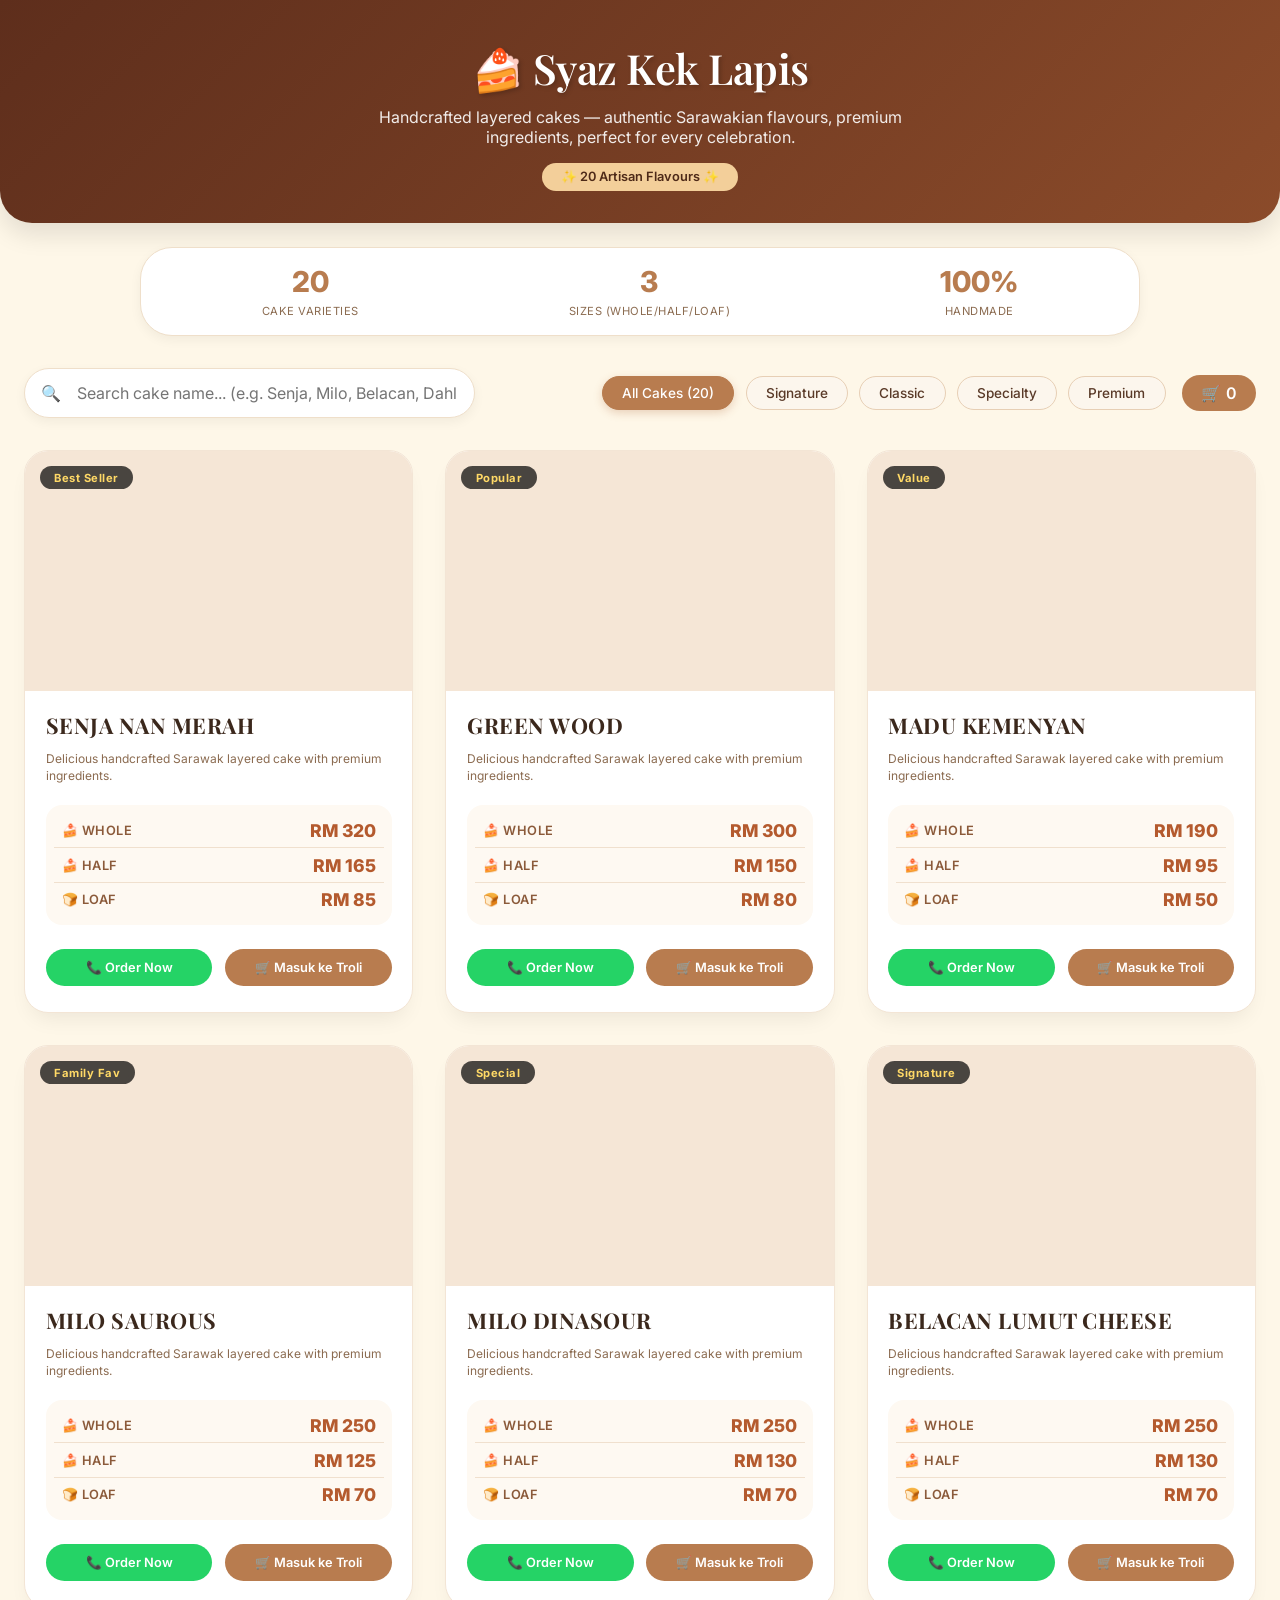
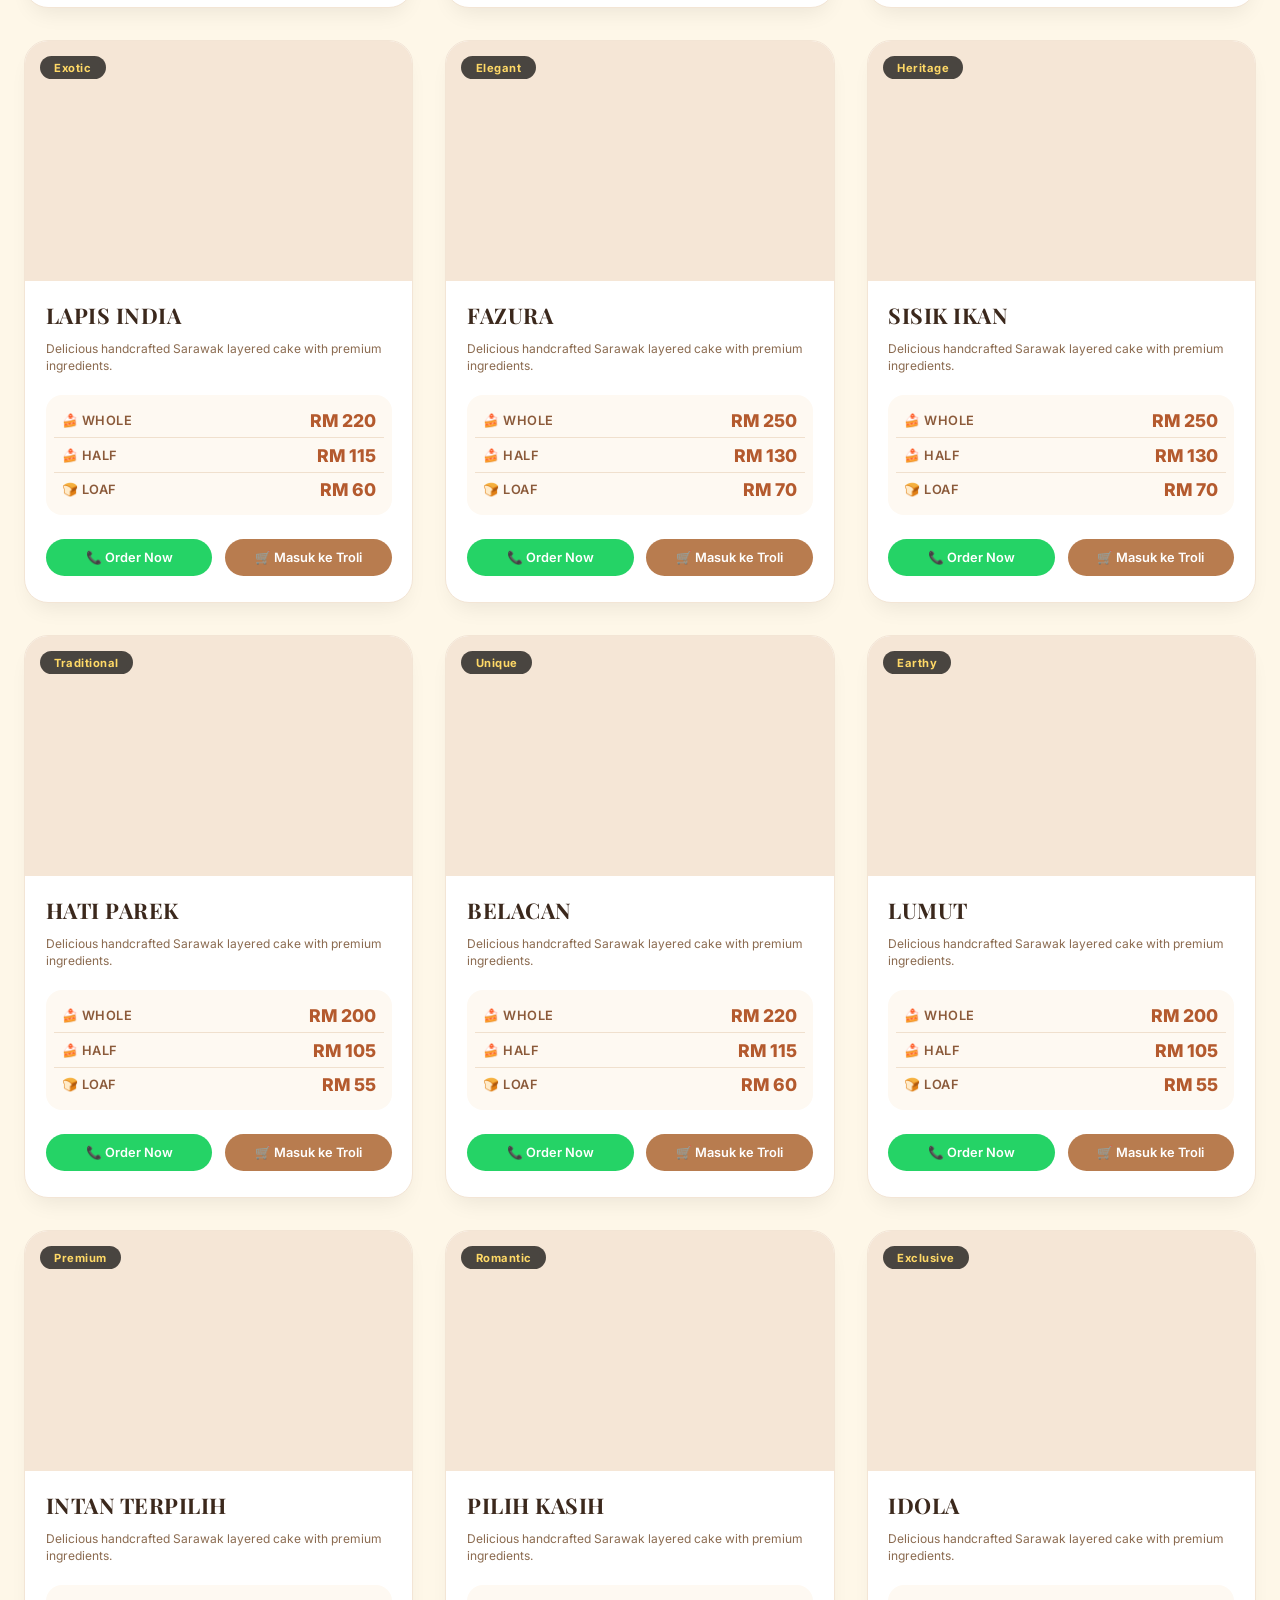
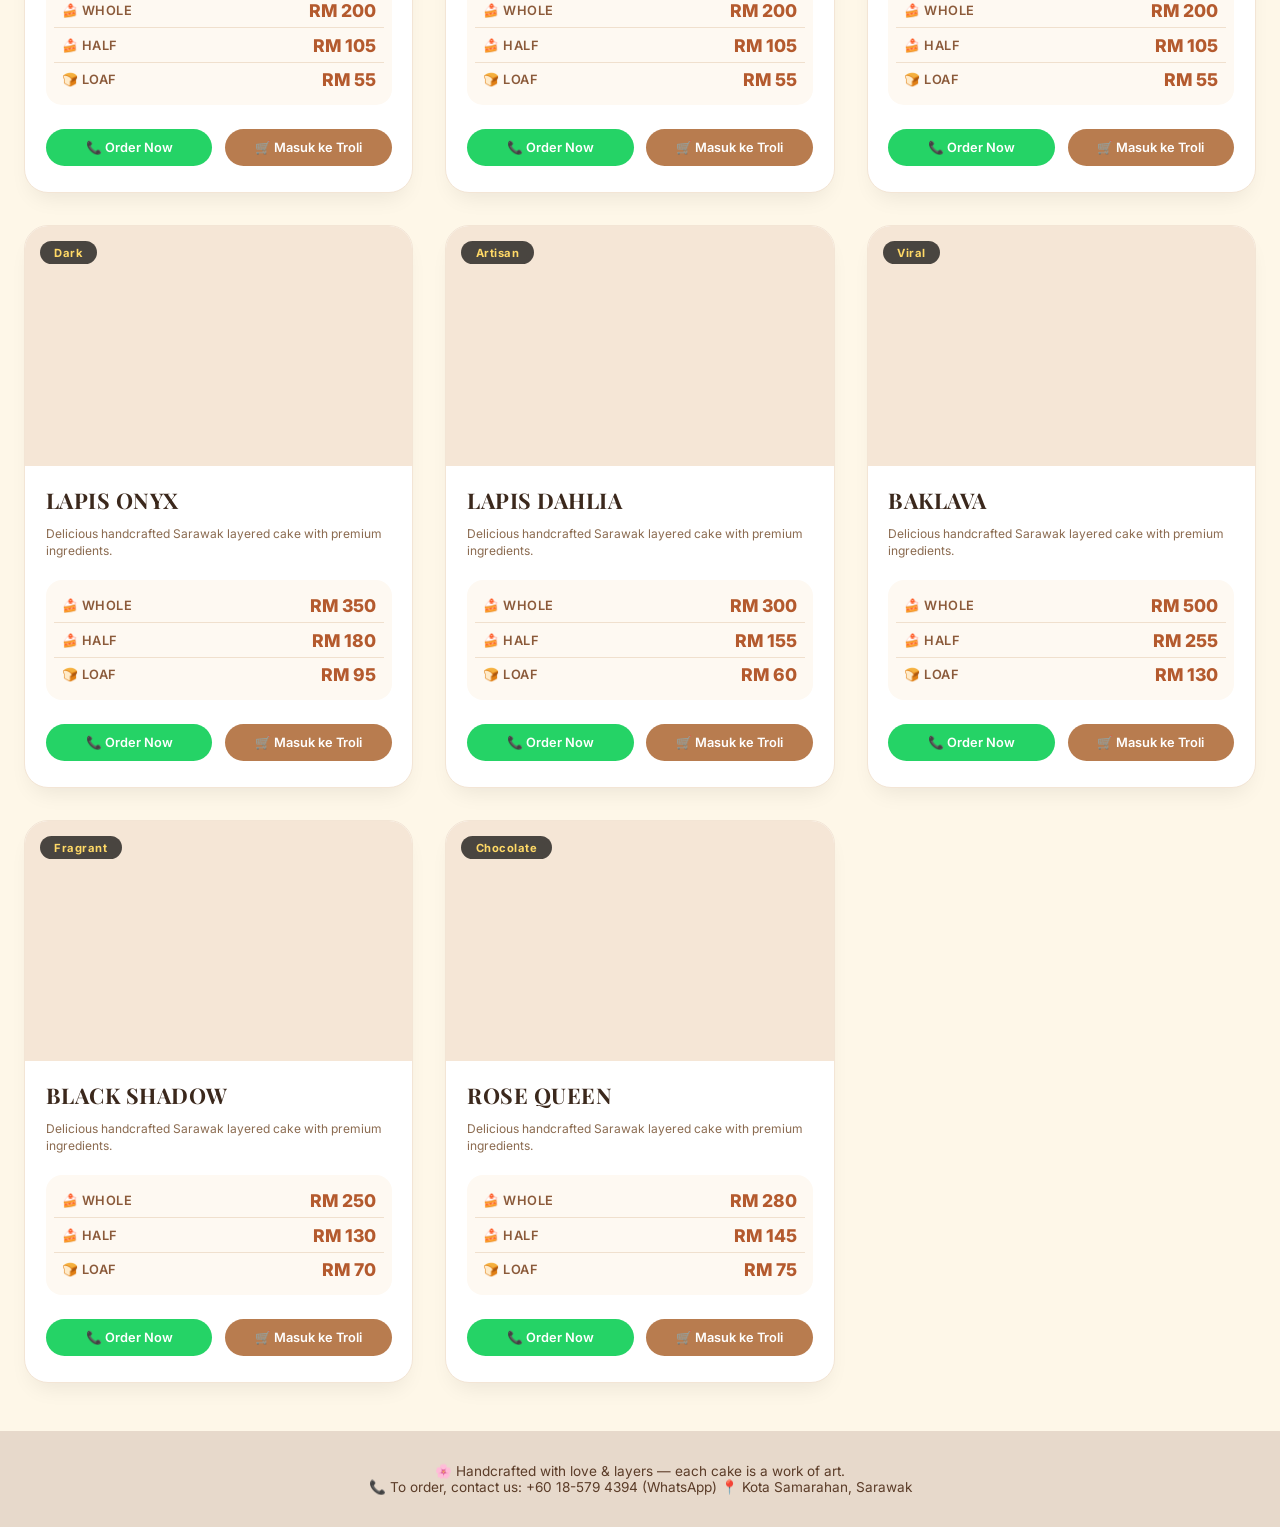
<file: index.html>
<!DOCTYPE html>
<html lang="en">
<head>
    <meta charset="UTF-8">
    <meta name="viewport" content="width=device-width, initial-scale=1.0, viewport-fit=cover">
    <title>Syaz Kek Lapis | Sarawak Layered Cake</title>
    <link rel="stylesheet" href="style.css">
    <link href="https://fonts.googleapis.com/css2?family=Inter:opsz,wght@14..32,300;14..32,400;14..32,500;14..32,600;14..32,700&family=Playfair+Display:ital,wght@0,400;0,500;1,400&display=swap" rel="stylesheet">
</head>
<body>

<div class="hero">
    <h1>🍰 Syaz Kek Lapis</h1>
    <p>Handcrafted layered cakes — authentic Sarawakian flavours, premium ingredients, perfect for every celebration.</p>
    <div class="hero-badge">✨ 20 Artisan Flavours ✨</div>
</div>

<div class="stats-bar">
    <div class="stat-item">
        <span class="stat-number" id="cakeCount">20</span>
        <span class="stat-label">Cake Varieties</span>
    </div>
    <div class="stat-item">
        <span class="stat-number">3</span>
        <span class="stat-label">Sizes (Whole/Half/Loaf)</span>
    </div>
    <div class="stat-item">
        <span class="stat-number">100%</span>
        <span class="stat-label">Handmade</span>
    </div>
</div>

<div class="filter-bar">
    <div class="search-wrapper">
        <span>🔍</span>
        <input type="text" id="searchInput" placeholder="Search cake name... (e.g. Senja, Milo, Belacan, Dahlia)">
    </div>
    <div class="category-buttons" id="categoryContainer">
        <button class="cat-btn active" data-cat="all">All Cakes (20)</button>
        <button class="cat-btn" data-cat="signature">Signature</button>
        <button class="cat-btn" data-cat="classic">Classic</button>
        <button class="cat-btn" data-cat="specialty">Specialty</button>
        <button class="cat-btn" data-cat="premium">Premium</button>
    </div>
    <button class="cart-icon-btn" id="cartIconBtn">
        🛒 <span id="cartCount">0</span>
    </button>
</div>

<div class="menu-grid" id="menuGrid">
    <div class="no-results" style="display:none;" id="noResultMsg">🍂 No kek lapis found — try another keyword 🍂</div>
</div>

<!-- Shopping Cart Modal -->
<div class="cart-modal" id="cartModal">
    <div class="cart-modal-content">
        <div class="cart-modal-header">
            <h2>🛒 My Trolley</h2>
            <button class="close-cart" id="closeCartBtn">&times;</button>
        </div>
        <div class="cart-items" id="cartItems">
            <p class="empty-cart-msg">Your trolley is empty</p>
        </div>
        <div class="cart-total">
            <strong>Total: </strong><span id="cartTotalAmount">RM 0</span>
        </div>
        <div class="cart-actions">
            <button class="clear-cart-btn" id="clearCartBtn">🗑️ Clear Trolley</button>
            <button class="checkout-btn" id="checkoutBtn">📞 Order Now (WhatsApp)</button>
        </div>
    </div>
</div>

<!-- Size Selection Modal (for both Order Now and Add to Trolley) -->
<div class="size-modal" id="sizeModal">
    <div class="size-modal-content">
        <h3 id="sizeModalTitle">Select Size</h3>
        <div class="size-options" id="sizeOptions">
            <button class="size-option" data-size="whole">🍰 WHOLE</button>
            <button class="size-option" data-size="half">🍰 HALF</button>
            <button class="size-option" data-size="loaf">🍞 LOAF</button>
        </div>
        <div class="size-modal-buttons">
            <button class="cancel-size-btn" id="cancelSizeBtn">Cancel</button>
            <button class="confirm-btn" id="confirmActionBtn">Confirm</button>
        </div>
    </div>
</div>

<!-- Toast Notification -->
<div class="toast-notification" id="toastNotification">
    <span id="toastMessage"></span>
</div>

<footer>
    🌸 Handcrafted with love & layers — each cake is a work of art. <br>
    📞 To order, contact us: +60 18-579 4394 (WhatsApp) 📍 Kota Samarahan, Sarawak
</footer>

<script src="script.js"></script>
</body>
</html>
</file>
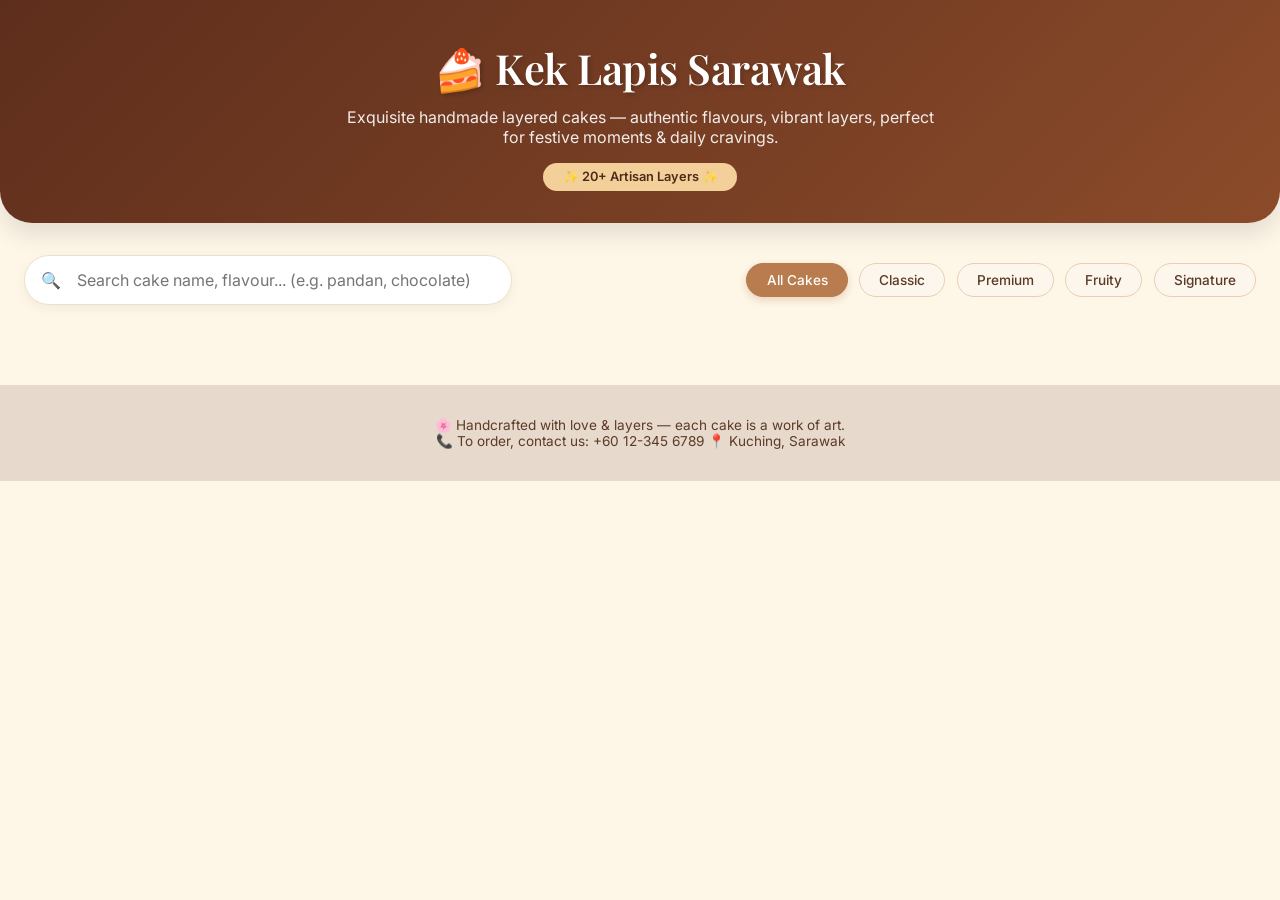
<file: Okay.html>
<!DOCTYPE html>
<html lang="en">
<head>
    <meta charset="UTF-8">
    <meta name="viewport" content="width=device-width, initial-scale=1.0, viewport-fit=cover">
    <title>Kek Lapis Sarawak | Artisan Layered Cake Menu</title>
    <link rel="stylesheet" href="style.css">
    <link href="https://fonts.googleapis.com/css2?family=Inter:opsz,wght@14..32,300;14..32,400;14..32,500;14..32,600;14..32,700&family=Playfair+Display:ital,wght@0,400;0,500;1,400&display=swap" rel="stylesheet">
</head>
<body>

    <div class="hero">
        <h1>🍰 Kek Lapis Sarawak</h1>
        <p>Exquisite handmade layered cakes — authentic flavours, vibrant layers, perfect for festive moments & daily cravings.</p>
        <div class="hero-badge">✨ 20+ Artisan Layers ✨</div>
    </div>

    <div class="filter-bar">
        <div class="search-wrapper">
            <span>🔍</span>
            <input type="text" id="searchInput" placeholder="Search cake name, flavour... (e.g. pandan, chocolate)">
        </div>
        <div class="category-buttons" id="categoryContainer">
            <button class="cat-btn active" data-cat="all">All Cakes</button>
            <button class="cat-btn" data-cat="classic">Classic</button>
            <button class="cat-btn" data-cat="premium">Premium</button>
            <button class="cat-btn" data-cat="fruity">Fruity</button>
            <button class="cat-btn" data-cat="signature">Signature</button>
        </div>
    </div>

    <div class="menu-grid" id="menuGrid">
        <div class="no-results" style="display:none;" id="noResultMsg">🍂 No kek lapis found — try another keyword or category 🍂</div>
    </div>

    <footer>
        🌸 Handcrafted with love & layers — each cake is a work of art. <br>
        📞 To order, contact us: +60 12-345 6789 📍 Kuching, Sarawak
    </footer>

    <script src="script.js"></script>
</body>
</html>
</file>
<file: style.css>
* {
    margin: 0;
    padding: 0;
    box-sizing: border-box;
}

body {
    background: #fef7e8;
    font-family: 'Inter', sans-serif;
    color: #2d2418;
    scroll-behavior: smooth;
}

::-webkit-scrollbar {
    width: 8px;
}
::-webkit-scrollbar-track {
    background: #f0e3d0;
}
::-webkit-scrollbar-thumb {
    background: #b87c4f;
    border-radius: 12px;
}

/* Hero Section */
.hero {
    background: linear-gradient(135deg, #5e2e1c 0%, #8b4b2a 100%);
    padding: 2.5rem 1.5rem 2rem;
    text-align: center;
    color: white;
    border-bottom-left-radius: 2rem;
    border-bottom-right-radius: 2rem;
    box-shadow: 0 12px 25px rgba(0,0,0,0.1);
}

.hero h1 {
    font-family: 'Playfair Display', serif;
    font-size: 2.6rem;
    letter-spacing: -0.5px;
    font-weight: 600;
    margin-bottom: 0.5rem;
    text-shadow: 2px 2px 4px rgba(0,0,0,0.2);
}

.hero p {
    font-size: 1rem;
    max-width: 600px;
    margin: 0.75rem auto 0;
    opacity: 0.9;
    font-weight: 400;
}

.hero-badge {
    background: #f3cf9a;
    display: inline-block;
    padding: 0.4rem 1.2rem;
    border-radius: 40px;
    color: #4e2a18;
    font-weight: 600;
    font-size: 0.8rem;
    margin-top: 1rem;
    backdrop-filter: blur(2px);
}

/* Stats Bar */
.stats-bar {
    max-width: 1000px;
    margin: 1.5rem auto 0;
    padding: 1rem 1.5rem;
    display: flex;
    justify-content: space-around;
    flex-wrap: wrap;
    gap: 1rem;
    background: white;
    border-radius: 2rem;
    box-shadow: 0 4px 12px rgba(0,0,0,0.05);
    border: 1px solid #efdfca;
}

.stat-item {
    text-align: center;
}

.stat-number {
    font-size: 1.8rem;
    font-weight: 800;
    color: #b87c4f;
    display: block;
}

.stat-label {
    font-size: 0.7rem;
    color: #8b6b50;
    text-transform: uppercase;
    letter-spacing: 0.5px;
}

/* Filter Bar */
.filter-bar {
    max-width: 1400px;
    margin: 2rem auto 1rem;
    padding: 0 1.5rem;
    display: flex;
    flex-wrap: wrap;
    justify-content: space-between;
    align-items: center;
    gap: 1rem;
}

.search-wrapper {
    flex: 2;
    min-width: 200px;
    display: flex;
    background: white;
    border-radius: 60px;
    box-shadow: 0 4px 12px rgba(0,0,0,0.05);
    border: 1px solid #efdfca;
    overflow: hidden;
}

.search-wrapper span {
    padding-left: 1rem;
    line-height: 48px;
    color: #b87c4f;
}

.search-wrapper input {
    width: 100%;
    padding: 0.8rem 1rem;
    border: none;
    font-size: 1rem;
    font-family: 'Inter', sans-serif;
    outline: none;
    background: transparent;
}

.category-buttons {
    display: flex;
    flex-wrap: wrap;
    gap: 0.7rem;
    flex: 3;
    justify-content: flex-end;
}

.cat-btn {
    background: #fcf6ed;
    border: 1px solid #e7cfb5;
    padding: 0.5rem 1.2rem;
    border-radius: 40px;
    font-weight: 500;
    font-size: 0.85rem;
    color: #5a3a28;
    cursor: pointer;
    transition: all 0.2s ease;
    font-family: 'Inter', sans-serif;
}

.cat-btn.active {
    background: #b87c4f;
    border-color: #b87c4f;
    color: white;
    box-shadow: 0 3px 8px rgba(184,124,79,0.3);
}

.cat-btn:hover:not(.active) {
    background: #eedfc9;
    transform: translateY(-2px);
}

.cart-icon-btn {
    background: #b87c4f;
    border: none;
    padding: 0.5rem 1.2rem;
    border-radius: 40px;
    font-weight: 600;
    font-size: 1rem;
    color: white;
    cursor: pointer;
    transition: all 0.2s ease;
    font-family: 'Inter', sans-serif;
    display: flex;
    align-items: center;
    gap: 5px;
}

.cart-icon-btn:hover {
    background: #8b4b2a;
    transform: scale(1.05);
}

/* Menu Grid */
.menu-grid {
    max-width: 1400px;
    margin: 2rem auto 3rem;
    padding: 0 1.5rem;
    display: grid;
    grid-template-columns: repeat(auto-fill, minmax(340px, 1fr));
    gap: 2rem;
}

/* Cake Card */
.cake-card {
    background: #ffffff;
    border-radius: 1.5rem;
    overflow: hidden;
    transition: all 0.3s cubic-bezier(0.2, 0.9, 0.4, 1.1);
    box-shadow: 0 12px 22px -8px rgba(0,0,0,0.08);
    border: 1px solid #f3e5d5;
    display: flex;
    flex-direction: column;
}

.cake-card:hover {
    transform: translateY(-8px);
    box-shadow: 0 25px 35px -12px rgba(92, 46, 21, 0.2);
}

.card-img {
    height: 240px;
    background-size: cover;
    background-position: center;
    background-repeat: no-repeat;
    position: relative;
    background-color: #f5e6d6;
}

.card-badge {
    position: absolute;
    top: 15px;
    left: 15px;
    background: rgba(0,0,0,0.7);
    backdrop-filter: blur(4px);
    padding: 0.3rem 0.9rem;
    border-radius: 40px;
    font-size: 0.7rem;
    font-weight: 700;
    color: #ffd966;
    letter-spacing: 0.5px;
}

.card-content {
    padding: 1.4rem 1.3rem 1.6rem;
    flex: 1;
    display: flex;
    flex-direction: column;
}

.cake-name {
    font-size: 1.35rem;
    font-weight: 700;
    font-family: 'Playfair Display', serif;
    margin-bottom: 0.25rem;
    color: #3b281c;
    line-height: 1.2;
    text-transform: uppercase;
    letter-spacing: 0.5px;
}

.cake-desc {
    font-size: 0.75rem;
    color: #8b6b50;
    margin: 0.5rem 0;
    line-height: 1.4;
}

.price-group {
    margin: 0.8rem 0 0.5rem;
    background: #fef9f2;
    border-radius: 1rem;
    padding: 0.5rem;
}

.price-item {
    display: flex;
    justify-content: space-between;
    align-items: center;
    padding: 0.4rem 0.5rem;
    border-bottom: 1px solid #f0e0ce;
}

.price-item:last-child {
    border-bottom: none;
}

.size-label {
    font-weight: 600;
    color: #8b5a3a;
    font-size: 0.8rem;
    text-transform: uppercase;
    letter-spacing: 0.5px;
}

.price-value {
    font-weight: 800;
    font-size: 1.1rem;
    color: #b45a2e;
}

.button-group {
    display: flex;
    gap: 0.8rem;
    margin-top: 1rem;
}

.order-now-btn {
    flex: 1;
    background: #25D366;
    border: none;
    padding: 0.7rem;
    border-radius: 40px;
    font-weight: 600;
    color: white;
    cursor: pointer;
    transition: all 0.2s ease;
    font-family: 'Inter', sans-serif;
    font-size: 0.8rem;
}

.order-now-btn:hover {
    background: #128C7E;
    transform: scale(1.02);
}

.add-to-cart-btn {
    flex: 1;
    background: #b87c4f;
    border: none;
    padding: 0.7rem;
    border-radius: 40px;
    font-weight: 600;
    color: white;
    cursor: pointer;
    transition: all 0.2s ease;
    font-family: 'Inter', sans-serif;
    font-size: 0.8rem;
}

.add-to-cart-btn:hover {
    background: #8b4b2a;
    transform: scale(1.02);
}

/* Cart Modal */
.cart-modal {
    display: none;
    position: fixed;
    top: 0;
    left: 0;
    width: 100%;
    height: 100%;
    background: rgba(0,0,0,0.5);
    z-index: 1000;
    justify-content: center;
    align-items: center;
}

.cart-modal-content {
    background: white;
    border-radius: 1.5rem;
    width: 90%;
    max-width: 500px;
    max-height: 80vh;
    overflow: auto;
    padding: 1.5rem;
}

.cart-modal-header {
    display: flex;
    justify-content: space-between;
    align-items: center;
    margin-bottom: 1rem;
    padding-bottom: 0.5rem;
    border-bottom: 2px solid #f0e0ce;
}

.close-cart {
    font-size: 1.8rem;
    cursor: pointer;
    background: none;
    border: none;
    color: #8b5a3a;
}

.cart-items {
    max-height: 400px;
    overflow-y: auto;
}

.cart-item {
    display: flex;
    justify-content: space-between;
    align-items: center;
    padding: 0.8rem;
    border-bottom: 1px solid #f0e0ce;
}

.cart-item-info {
    flex: 2;
}

.cart-item-name {
    font-weight: 600;
    color: #3b281c;
}

.cart-item-size {
    font-size: 0.7rem;
    color: #b87c4f;
}

.cart-item-price {
    font-weight: 700;
    color: #b45a2e;
}

.remove-item {
    background: #ff6b6b;
    border: none;
    padding: 0.3rem 0.7rem;
    border-radius: 20px;
    color: white;
    cursor: pointer;
    font-size: 0.7rem;
}

.cart-total {
    margin-top: 1rem;
    padding-top: 1rem;
    border-top: 2px solid #f0e0ce;
    text-align: right;
    font-size: 1.2rem;
}

.cart-actions {
    display: flex;
    gap: 1rem;
    margin-top: 1rem;
}

.clear-cart-btn {
    flex: 1;
    background: #e7d9cb;
    border: none;
    padding: 0.7rem;
    border-radius: 40px;
    font-weight: 600;
    color: #5a3a28;
    cursor: pointer;
}

.checkout-btn {
    flex: 1;
    background: #25D366;
    border: none;
    padding: 0.7rem;
    border-radius: 40px;
    font-weight: 600;
    color: white;
    cursor: pointer;
}

.empty-cart-msg {
    text-align: center;
    padding: 2rem;
    color: #8b6b50;
}

/* Size Modal */
.size-modal {
    display: none;
    position: fixed;
    top: 0;
    left: 0;
    width: 100%;
    height: 100%;
    background: rgba(0,0,0,0.5);
    z-index: 1001;
    justify-content: center;
    align-items: center;
}

.size-modal-content {
    background: white;
    border-radius: 1.5rem;
    width: 90%;
    max-width: 350px;
    padding: 1.5rem;
    text-align: center;
}

.size-options {
    display: flex;
    flex-direction: column;
    gap: 0.8rem;
    margin: 1.5rem 0;
}

.size-option {
    padding: 0.8rem;
    border: 2px solid #f0e0ce;
    border-radius: 40px;
    background: white;
    font-weight: 600;
    color: #5a3a28;
    cursor: pointer;
    transition: all 0.2s;
}

.size-option:hover:not(.disabled-size) {
    background: #f5e6d6;
    border-color: #b87c4f;
}

.size-option.selected-option {
    background: #b87c4f;
    border-color: #b87c4f;
    color: white;
}

.size-option.disabled-size {
    opacity: 0.5;
    cursor: not-allowed;
    background: #e7d9cb;
}

.size-modal-buttons {
    display: flex;
    gap: 1rem;
}

.cancel-size-btn {
    flex: 1;
    background: #e7d9cb;
    border: none;
    padding: 0.7rem;
    border-radius: 40px;
    cursor: pointer;
}

.confirm-btn {
    flex: 1;
    background: #b87c4f;
    border: none;
    padding: 0.7rem;
    border-radius: 40px;
    color: white;
    cursor: pointer;
}

/* Toast Notification */
.toast-notification {
    position: fixed;
    bottom: 30px;
    left: 50%;
    transform: translateX(-50%) translateY(100px);
    background: #2d2418;
    color: white;
    padding: 12px 24px;
    border-radius: 50px;
    font-size: 0.9rem;
    font-weight: 500;
    z-index: 2000;
    opacity: 0;
    transition: all 0.3s ease;
    pointer-events: none;
    white-space: nowrap;
    box-shadow: 0 4px 15px rgba(0,0,0,0.2);
}

.toast-notification.show {
    transform: translateX(-50%) translateY(0);
    opacity: 1;
}

footer {
    background: #e7d9cb;
    text-align: center;
    padding: 2rem;
    margin-top: 2rem;
    font-size: 0.85rem;
    color: #5b3c28;
}

@media (max-width: 680px) {
    .hero h1 { font-size: 1.9rem; }
    .filter-bar { flex-direction: column; align-items: stretch; }
    .category-buttons { justify-content: center; }
    .menu-grid { gap: 1.2rem; }
    .cake-name { font-size: 1.1rem; }
    .card-img { height: 200px; }
    .button-group { flex-direction: column; }
    .toast-notification { white-space: normal; text-align: center; width: 80%; }
}
</file>
